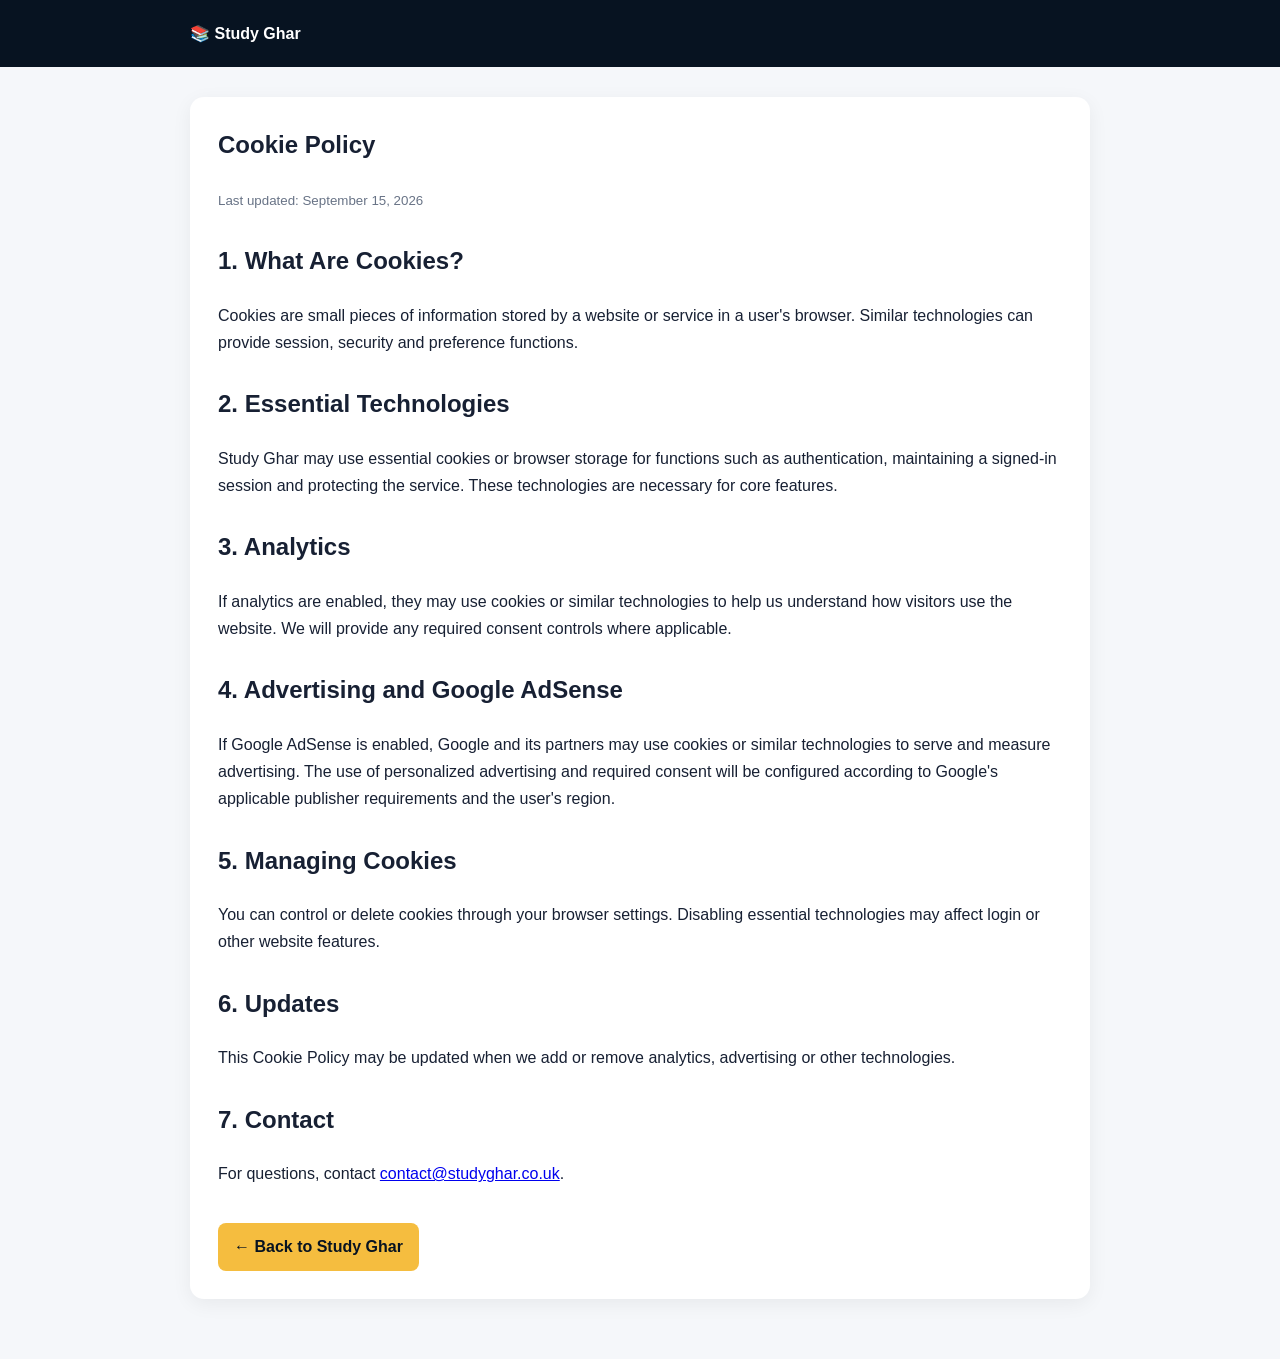
<file: cookie-policy.html>
<!doctype html><html lang="en"><head><meta charset="utf-8"><meta name="viewport" content="width=device-width,initial-scale=1"><meta name="robots" content="index,follow"><title>Cookie Policy — Study Ghar</title><style>body{font-family:Arial,sans-serif;margin:0;background:#f5f7fa;color:#172033;line-height:1.7}.wrap{max-width:900px;margin:0 auto;padding:30px 20px 60px}header{background:#071321;color:#fff;padding:20px}header a{color:#fff;text-decoration:none}.card{background:#fff;border-radius:14px;padding:28px;box-shadow:0 5px 20px rgba(0,0,0,.06)}h1{margin-top:0}h2{margin-top:28px}.back{display:inline-block;margin-top:20px;background:#f5bd3f;color:#071321;padding:10px 16px;border-radius:8px;text-decoration:none;font-weight:bold}small{color:#687386}</style></head><body><header><div class="wrap" style="padding:0 20px"><a href="index.html">📚 <b>Study Ghar</b></a></div></header><main class="wrap"><article class="card"><h1>Cookie Policy</h1><small>Last updated: September 15, 2026</small><h2>1. What Are Cookies?</h2><p>Cookies are small pieces of information stored by a website or service in a user's browser. Similar technologies can provide session, security and preference functions.</p><h2>2. Essential Technologies</h2><p>Study Ghar may use essential cookies or browser storage for functions such as authentication, maintaining a signed-in session and protecting the service. These technologies are necessary for core features.</p><h2>3. Analytics</h2><p>If analytics are enabled, they may use cookies or similar technologies to help us understand how visitors use the website. We will provide any required consent controls where applicable.</p><h2>4. Advertising and Google AdSense</h2><p>If Google AdSense is enabled, Google and its partners may use cookies or similar technologies to serve and measure advertising. The use of personalized advertising and required consent will be configured according to Google's applicable publisher requirements and the user's region.</p><h2>5. Managing Cookies</h2><p>You can control or delete cookies through your browser settings. Disabling essential technologies may affect login or other website features.</p><h2>6. Updates</h2><p>This Cookie Policy may be updated when we add or remove analytics, advertising or other technologies.</p><h2>7. Contact</h2><p>For questions, contact <a href="mailto:contact@studyghar.co.uk">contact@studyghar.co.uk</a>.</p><a class="back" href="index.html">← Back to Study Ghar</a></article></main></body></html>
</file>
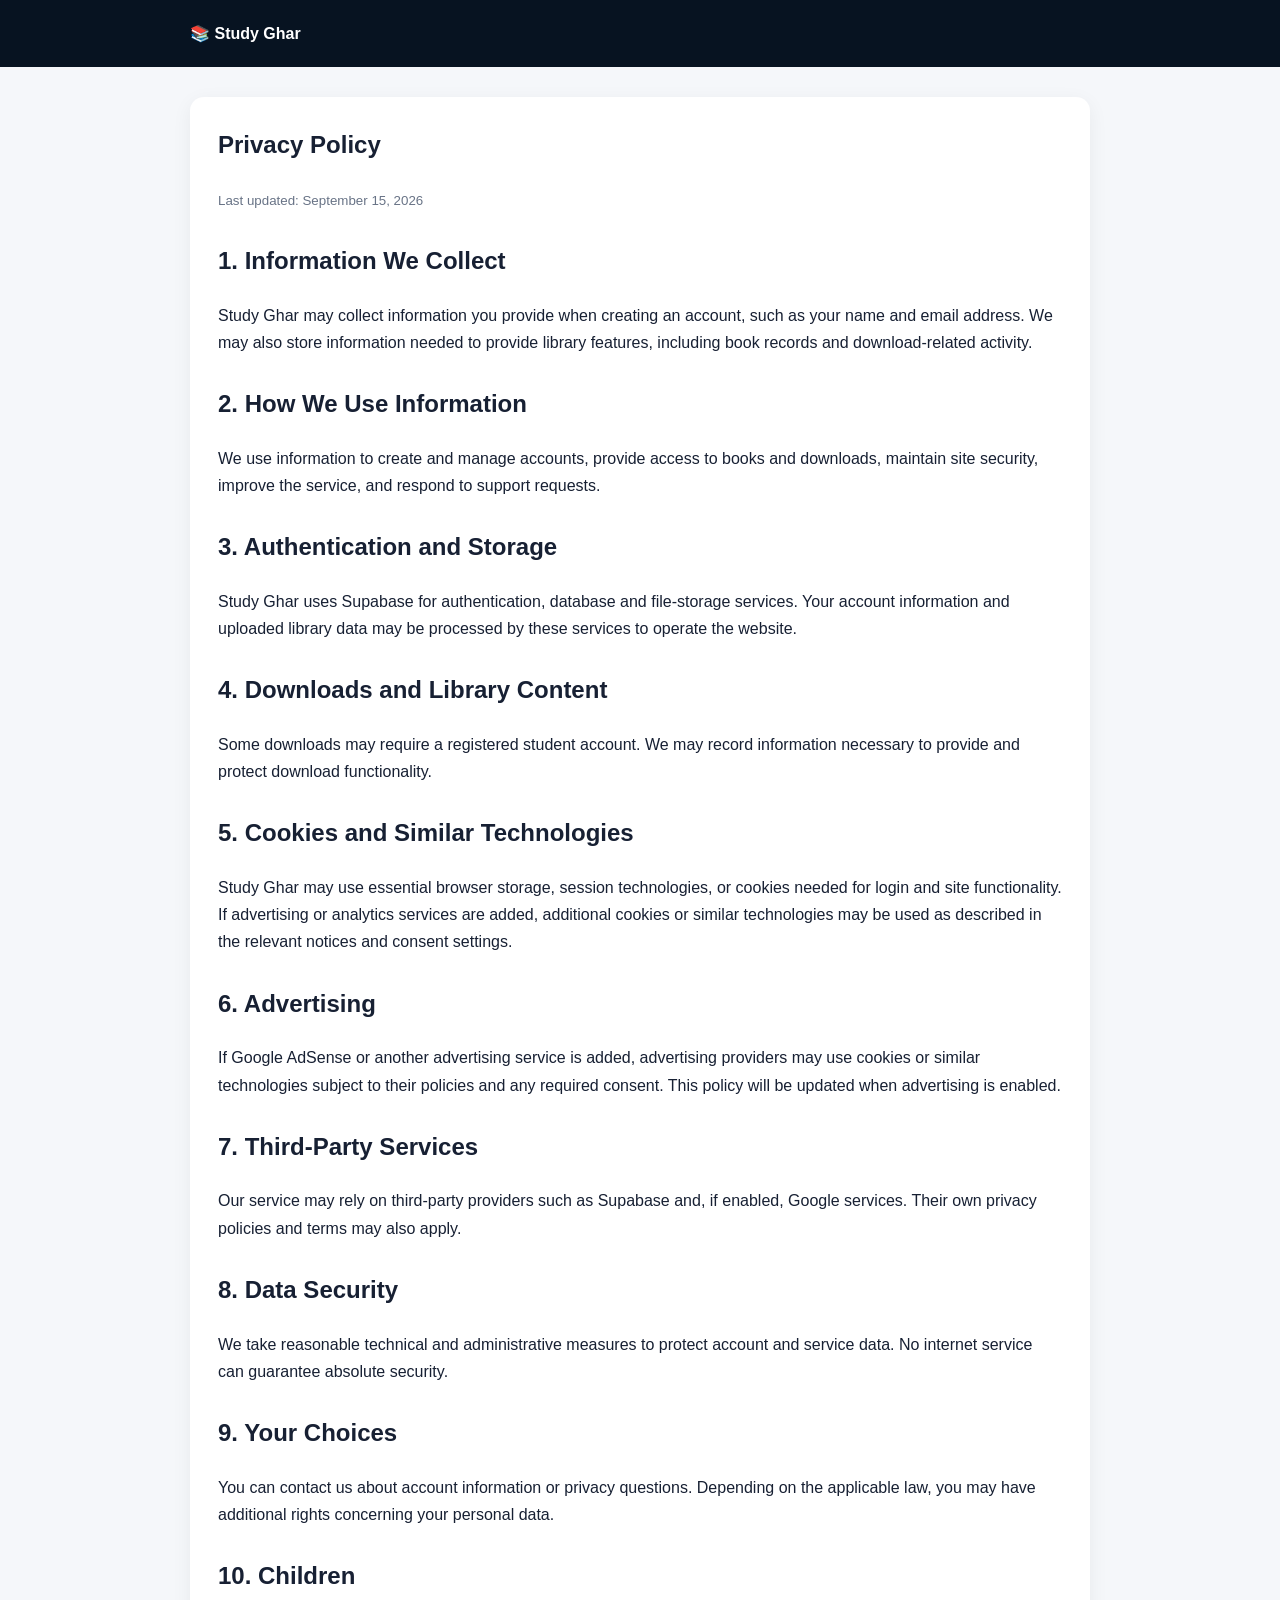
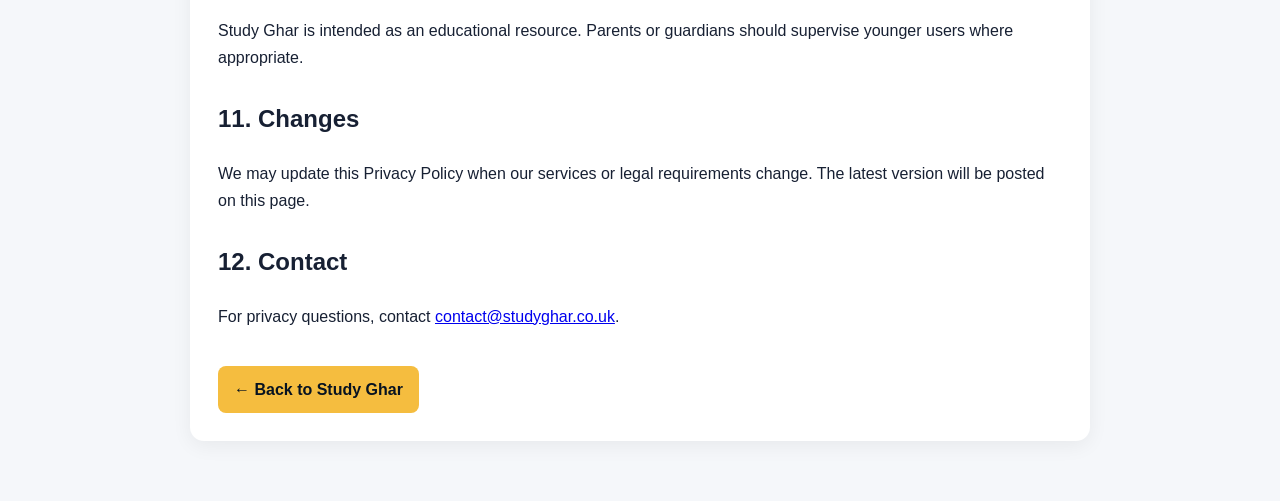
<file: privacy-policy.html>
<!doctype html><html lang="en"><head><meta charset="utf-8"><meta name="viewport" content="width=device-width,initial-scale=1"><meta name="robots" content="index,follow"><title>Privacy Policy — Study Ghar</title><style>body{font-family:Arial,sans-serif;margin:0;background:#f5f7fa;color:#172033;line-height:1.7}.wrap{max-width:900px;margin:0 auto;padding:30px 20px 60px}header{background:#071321;color:#fff;padding:20px}header a{color:#fff;text-decoration:none}.card{background:#fff;border-radius:14px;padding:28px;box-shadow:0 5px 20px rgba(0,0,0,.06)}h1{margin-top:0}h2{margin-top:28px}.back{display:inline-block;margin-top:20px;background:#f5bd3f;color:#071321;padding:10px 16px;border-radius:8px;text-decoration:none;font-weight:bold}small{color:#687386}</style></head><body><header><div class="wrap" style="padding:0 20px"><a href="index.html">📚 <b>Study Ghar</b></a></div></header><main class="wrap"><article class="card"><h1>Privacy Policy</h1><small>Last updated: September 15, 2026</small><h2>1. Information We Collect</h2><p>Study Ghar may collect information you provide when creating an account, such as your name and email address. We may also store information needed to provide library features, including book records and download-related activity.</p><h2>2. How We Use Information</h2><p>We use information to create and manage accounts, provide access to books and downloads, maintain site security, improve the service, and respond to support requests.</p><h2>3. Authentication and Storage</h2><p>Study Ghar uses Supabase for authentication, database and file-storage services. Your account information and uploaded library data may be processed by these services to operate the website.</p><h2>4. Downloads and Library Content</h2><p>Some downloads may require a registered student account. We may record information necessary to provide and protect download functionality.</p><h2>5. Cookies and Similar Technologies</h2><p>Study Ghar may use essential browser storage, session technologies, or cookies needed for login and site functionality. If advertising or analytics services are added, additional cookies or similar technologies may be used as described in the relevant notices and consent settings.</p><h2>6. Advertising</h2><p>If Google AdSense or another advertising service is added, advertising providers may use cookies or similar technologies subject to their policies and any required consent. This policy will be updated when advertising is enabled.</p><h2>7. Third-Party Services</h2><p>Our service may rely on third-party providers such as Supabase and, if enabled, Google services. Their own privacy policies and terms may also apply.</p><h2>8. Data Security</h2><p>We take reasonable technical and administrative measures to protect account and service data. No internet service can guarantee absolute security.</p><h2>9. Your Choices</h2><p>You can contact us about account information or privacy questions. Depending on the applicable law, you may have additional rights concerning your personal data.</p><h2>10. Children</h2><p>Study Ghar is intended as an educational resource. Parents or guardians should supervise younger users where appropriate.</p><h2>11. Changes</h2><p>We may update this Privacy Policy when our services or legal requirements change. The latest version will be posted on this page.</p><h2>12. Contact</h2><p>For privacy questions, contact <a href="mailto:contact@studyghar.co.uk">contact@studyghar.co.uk</a>.</p><a class="back" href="index.html">← Back to Study Ghar</a></article></main></body></html>
</file>
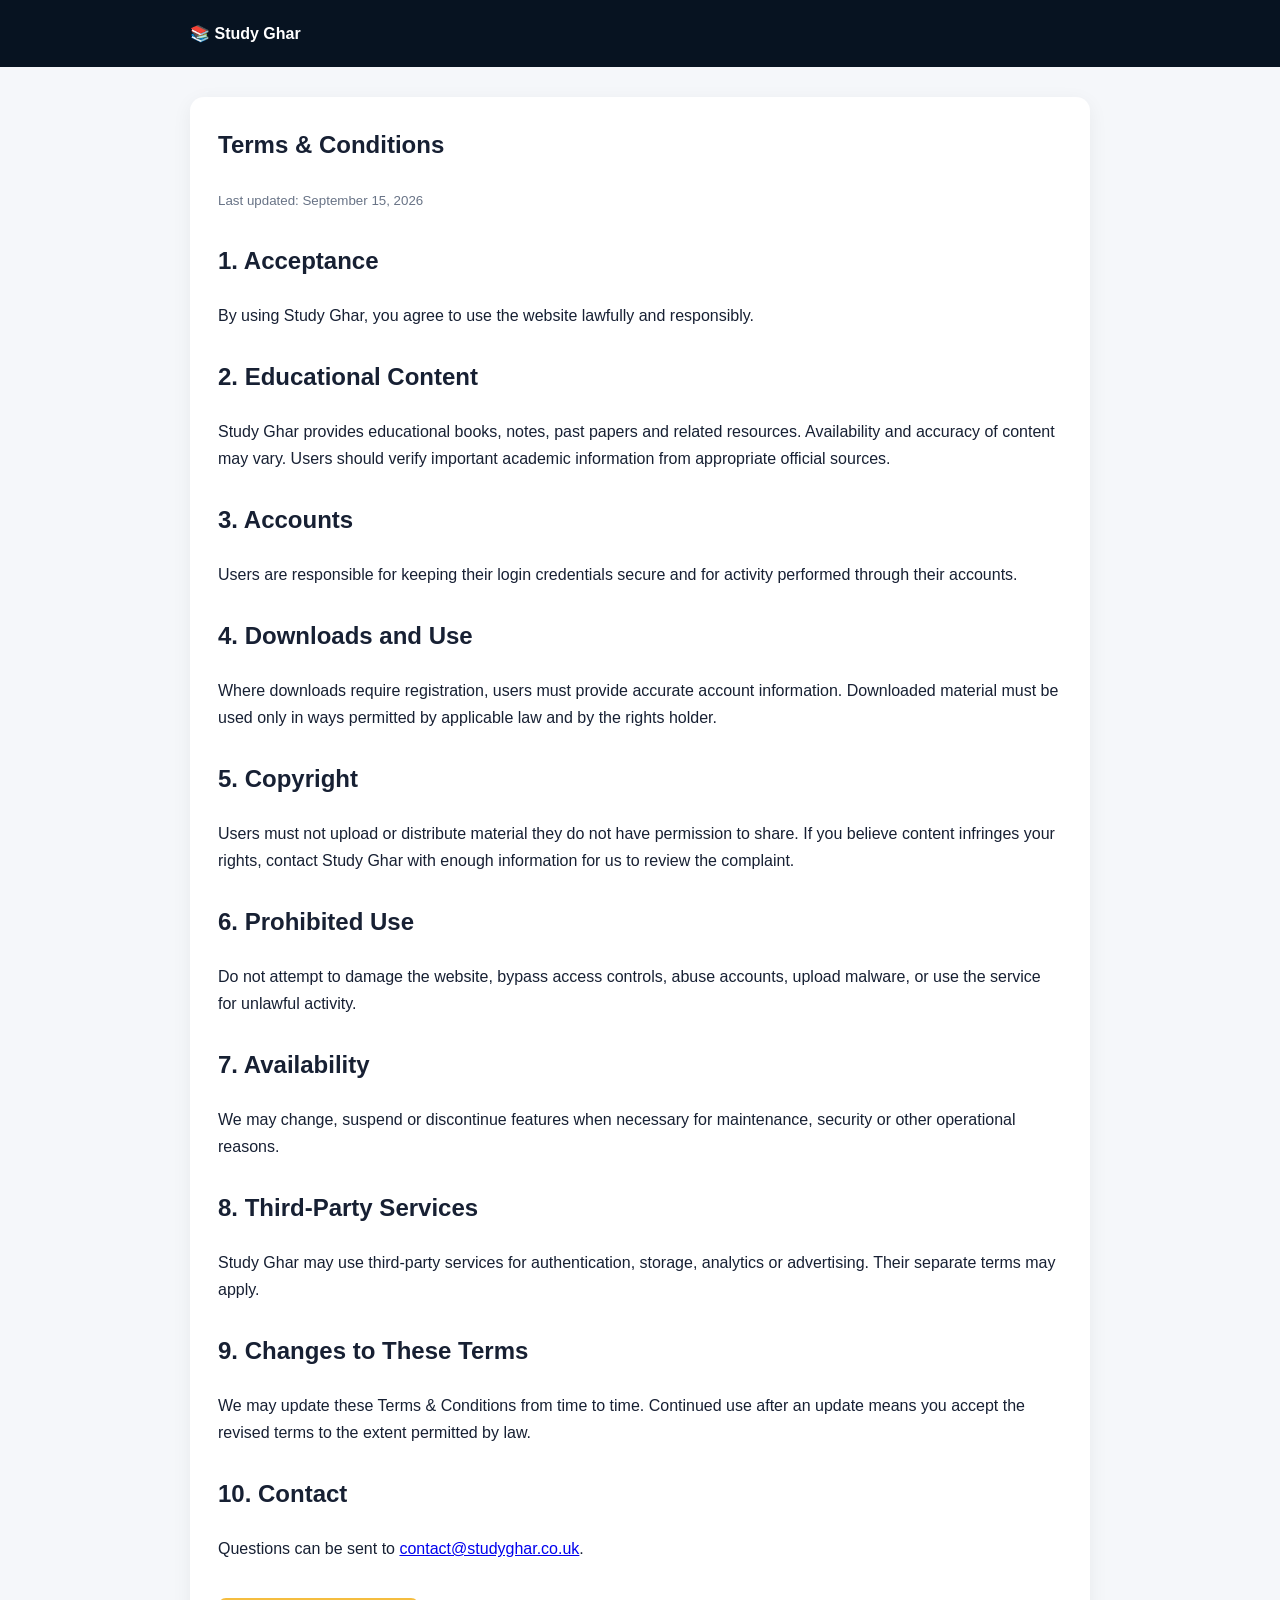
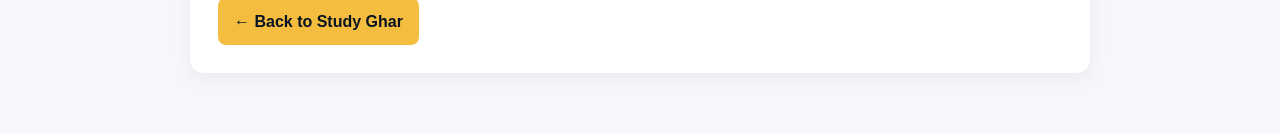
<file: terms.html>
<!doctype html><html lang="en"><head><meta charset="utf-8"><meta name="viewport" content="width=device-width,initial-scale=1"><meta name="robots" content="index,follow"><title>Terms & Conditions — Study Ghar</title><style>body{font-family:Arial,sans-serif;margin:0;background:#f5f7fa;color:#172033;line-height:1.7}.wrap{max-width:900px;margin:0 auto;padding:30px 20px 60px}header{background:#071321;color:#fff;padding:20px}header a{color:#fff;text-decoration:none}.card{background:#fff;border-radius:14px;padding:28px;box-shadow:0 5px 20px rgba(0,0,0,.06)}h1{margin-top:0}h2{margin-top:28px}.back{display:inline-block;margin-top:20px;background:#f5bd3f;color:#071321;padding:10px 16px;border-radius:8px;text-decoration:none;font-weight:bold}small{color:#687386}</style></head><body><header><div class="wrap" style="padding:0 20px"><a href="index.html">📚 <b>Study Ghar</b></a></div></header><main class="wrap"><article class="card"><h1>Terms & Conditions</h1><small>Last updated: September 15, 2026</small><h2>1. Acceptance</h2><p>By using Study Ghar, you agree to use the website lawfully and responsibly.</p><h2>2. Educational Content</h2><p>Study Ghar provides educational books, notes, past papers and related resources. Availability and accuracy of content may vary. Users should verify important academic information from appropriate official sources.</p><h2>3. Accounts</h2><p>Users are responsible for keeping their login credentials secure and for activity performed through their accounts.</p><h2>4. Downloads and Use</h2><p>Where downloads require registration, users must provide accurate account information. Downloaded material must be used only in ways permitted by applicable law and by the rights holder.</p><h2>5. Copyright</h2><p>Users must not upload or distribute material they do not have permission to share. If you believe content infringes your rights, contact Study Ghar with enough information for us to review the complaint.</p><h2>6. Prohibited Use</h2><p>Do not attempt to damage the website, bypass access controls, abuse accounts, upload malware, or use the service for unlawful activity.</p><h2>7. Availability</h2><p>We may change, suspend or discontinue features when necessary for maintenance, security or other operational reasons.</p><h2>8. Third-Party Services</h2><p>Study Ghar may use third-party services for authentication, storage, analytics or advertising. Their separate terms may apply.</p><h2>9. Changes to These Terms</h2><p>We may update these Terms & Conditions from time to time. Continued use after an update means you accept the revised terms to the extent permitted by law.</p><h2>10. Contact</h2><p>Questions can be sent to <a href="mailto:contact@studyghar.co.uk">contact@studyghar.co.uk</a>.</p><a class="back" href="index.html">← Back to Study Ghar</a></article></main></body></html>
</file>
